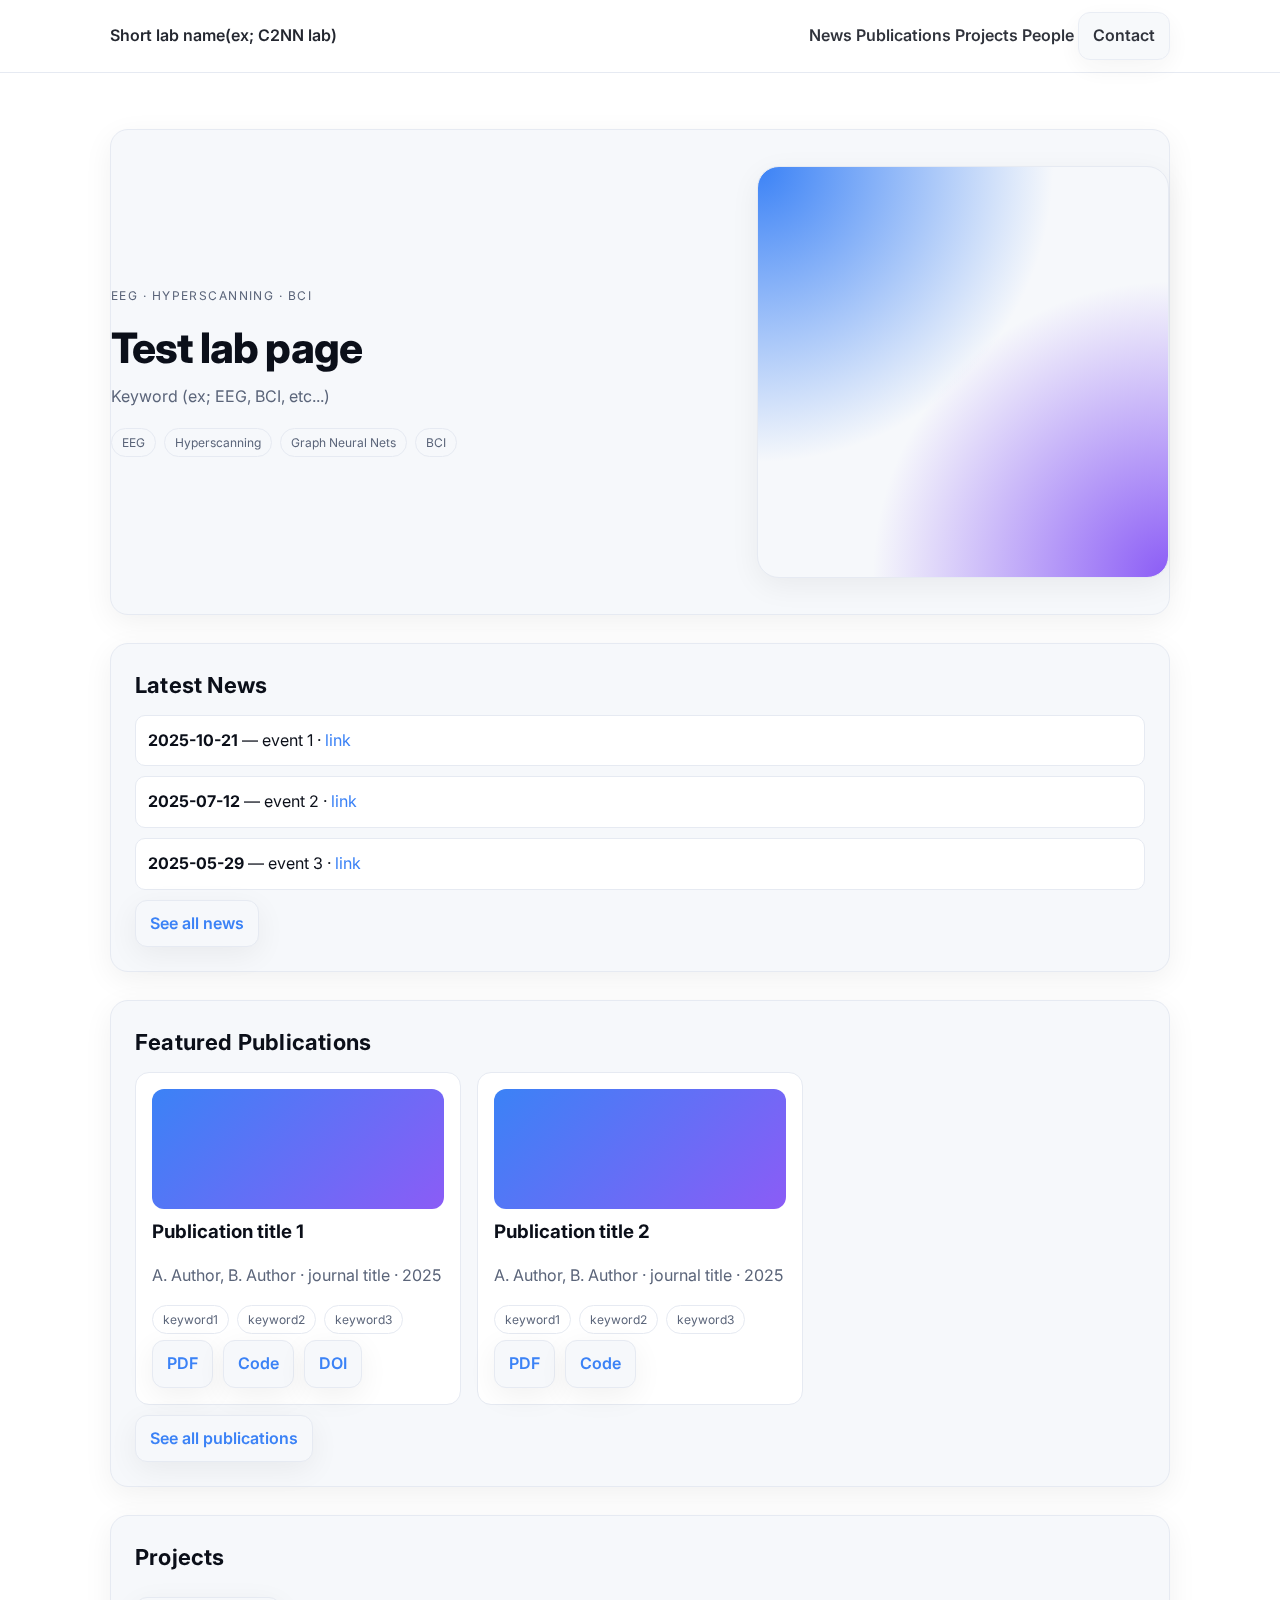
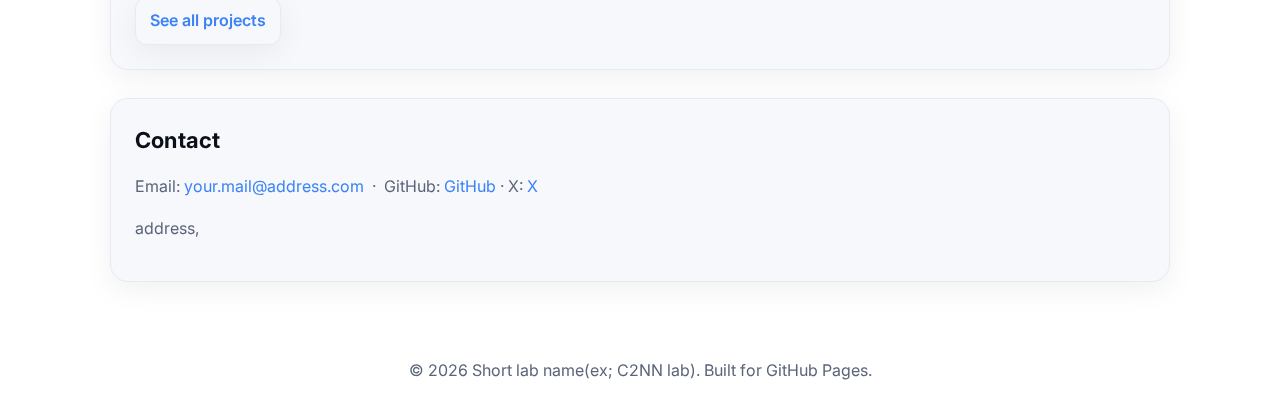
<file: index.html>
<!doctype html>
<html lang="ko">
<head>
  <meta charset="utf-8">
  <meta name="viewport" content="width=device-width, initial-scale=1">
  <title>Lab</title>
  <meta name="description" content="A clean lab website template for GitHub Pages.">
  <link rel="preconnect" href="https://fonts.gstatic.com" crossorigin>
  <link href="https://fonts.googleapis.com/css2?family=Inter:wght@300;400;600;800&display=swap" rel="stylesheet">
  <link rel="stylesheet" href="assets/style.css">
</head>
<body>


<header>
  <nav class="nav">
    <div class="left">
      <a class="brand" href="index.html">Lab</a>
    </div>
    <div class="right">
      <a href="news.html">News</a>
      <a href="publications.html">Publications</a>
      <a href="projects.html">Projects</a>
      <a href="people.html">People</a>
      <a class="btn" href="#contact">Contact</a>
    </div>
  </nav>
</header>

  <main class="wrap" id="top" data-page="home">
    <section class="hero">
      <div>
        <p class="kicker">EEG · Hyperscanning · BCI </p>
        <h1 class="title" id="site-title">Your Lab</h1>
        <p class="muted" id="site-tagline">Tagline goes here</p>
        <div class="tag-row" style="margin-top:8px">
          <span class="chip">EEG</span><span class="chip">Hyperscanning</span><span class="chip">Graph Neural Nets</span><span class="chip">BCI</span>
        </div>
      </div>
      <div class="avatar" aria-hidden="true"></div>
    </section>

    <section id="news-preview">
      <h2>Latest News</h2>
      <div class="list" data-bind="news-preview"></div>
      <a class="btn" href="news.html" style="margin-top:10px">See all news</a>
    </section>

    <section id="pubs-preview">
      <h2>Featured Publications</h2>
      <div class="grid" data-bind="pubs-featured"></div>
      <a class="btn" href="publications.html" style="margin-top:10px">See all publications</a>
    </section>

    <section id="projects-preview">
      <h2>Projects</h2>
      <div class="grid" data-bind="projects-preview"></div>
      <a class="btn" href="projects.html" style="margin-top:10px">See all projects</a>
    </section>

    <section id="contact">
      <h2>Contact</h2>
      <p class="muted">Email: <a id="site-email" href="#"></a> &nbsp;·&nbsp; GitHub: <a id="site-github" href="#" target="_blank" rel="noopener">GitHub</a> · X: <a id="site-x" href="#" target="_blank" rel="noopener">X</a></p>
      <p class="muted" id="site-address"></p>
    </section>
  </main>

<footer class="footer">
  <div>© <span id="year"></span> <span class="brand-name">Lab</span>. Built for GitHub Pages.</div>
</footer>


  <script src="assets/lab.js"></script>
</body>
</html>
</file>
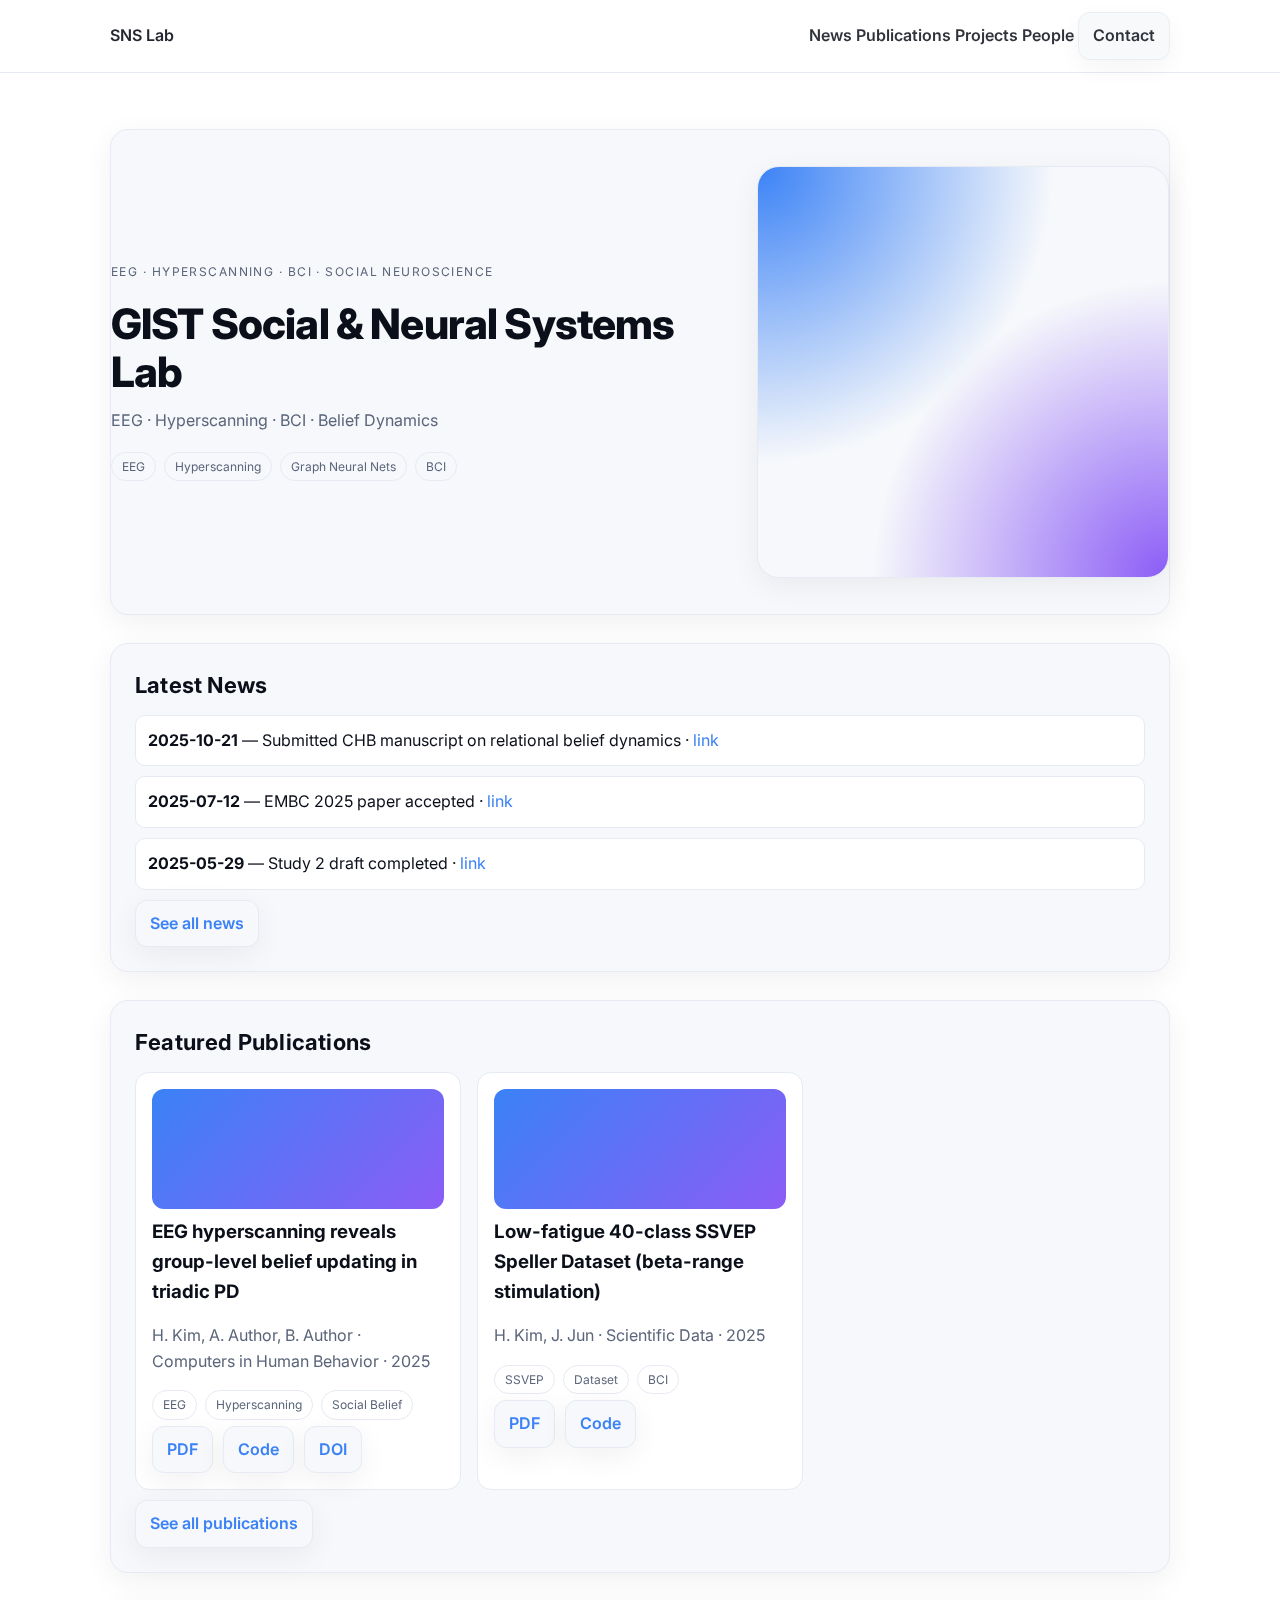
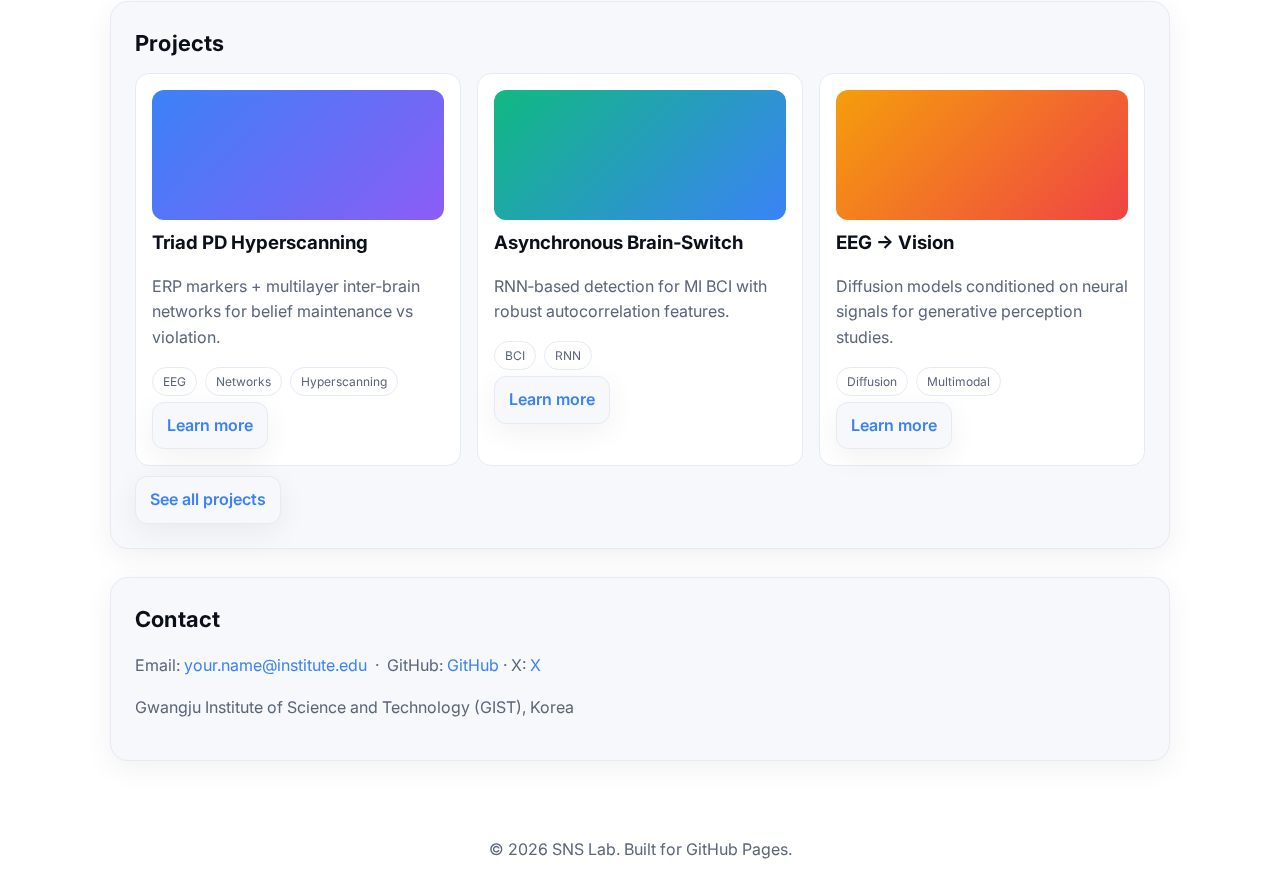
<file: lab-site/index.html>
<!doctype html>
<html lang="ko">
<head>
  <meta charset="utf-8">
  <meta name="viewport" content="width=device-width, initial-scale=1">
  <title>Lab</title>
  <meta name="description" content="A clean lab website template for GitHub Pages.">
  <link rel="preconnect" href="https://fonts.gstatic.com" crossorigin>
  <link href="https://fonts.googleapis.com/css2?family=Inter:wght@300;400;600;800&display=swap" rel="stylesheet">
  <link rel="stylesheet" href="assets/style.css">
</head>
<body>


<header>
  <nav class="nav">
    <div class="left">
      <a class="brand" href="index.html">Lab</a>
    </div>
    <div class="right">
      <a href="news.html">News</a>
      <a href="publications.html">Publications</a>
      <a href="projects.html">Projects</a>
      <a href="people.html">People</a>
      <a class="btn" href="#contact">Contact</a>
    </div>
  </nav>
</header>

  <main class="wrap" id="top" data-page="home">
    <section class="hero">
      <div>
        <p class="kicker">EEG · Hyperscanning · BCI · Social Neuroscience</p>
        <h1 class="title" id="site-title">Your Lab</h1>
        <p class="muted" id="site-tagline">Tagline goes here</p>
        <div class="tag-row" style="margin-top:8px">
          <span class="chip">EEG</span><span class="chip">Hyperscanning</span><span class="chip">Graph Neural Nets</span><span class="chip">BCI</span>
        </div>
      </div>
      <div class="avatar" aria-hidden="true"></div>
    </section>

    <section id="news-preview">
      <h2>Latest News</h2>
      <div class="list" data-bind="news-preview"></div>
      <a class="btn" href="news.html" style="margin-top:10px">See all news</a>
    </section>

    <section id="pubs-preview">
      <h2>Featured Publications</h2>
      <div class="grid" data-bind="pubs-featured"></div>
      <a class="btn" href="publications.html" style="margin-top:10px">See all publications</a>
    </section>

    <section id="projects-preview">
      <h2>Projects</h2>
      <div class="grid" data-bind="projects-preview"></div>
      <a class="btn" href="projects.html" style="margin-top:10px">See all projects</a>
    </section>

    <section id="contact">
      <h2>Contact</h2>
      <p class="muted">Email: <a id="site-email" href="#"></a> &nbsp;·&nbsp; GitHub: <a id="site-github" href="#" target="_blank" rel="noopener">GitHub</a> · X: <a id="site-x" href="#" target="_blank" rel="noopener">X</a></p>
      <p class="muted" id="site-address"></p>
    </section>
  </main>

<footer class="footer">
  <div>© <span id="year"></span> <span class="brand-name">Lab</span>. Built for GitHub Pages.</div>
</footer>


  <script src="assets/lab.js"></script>
</body>
</html>
</file>
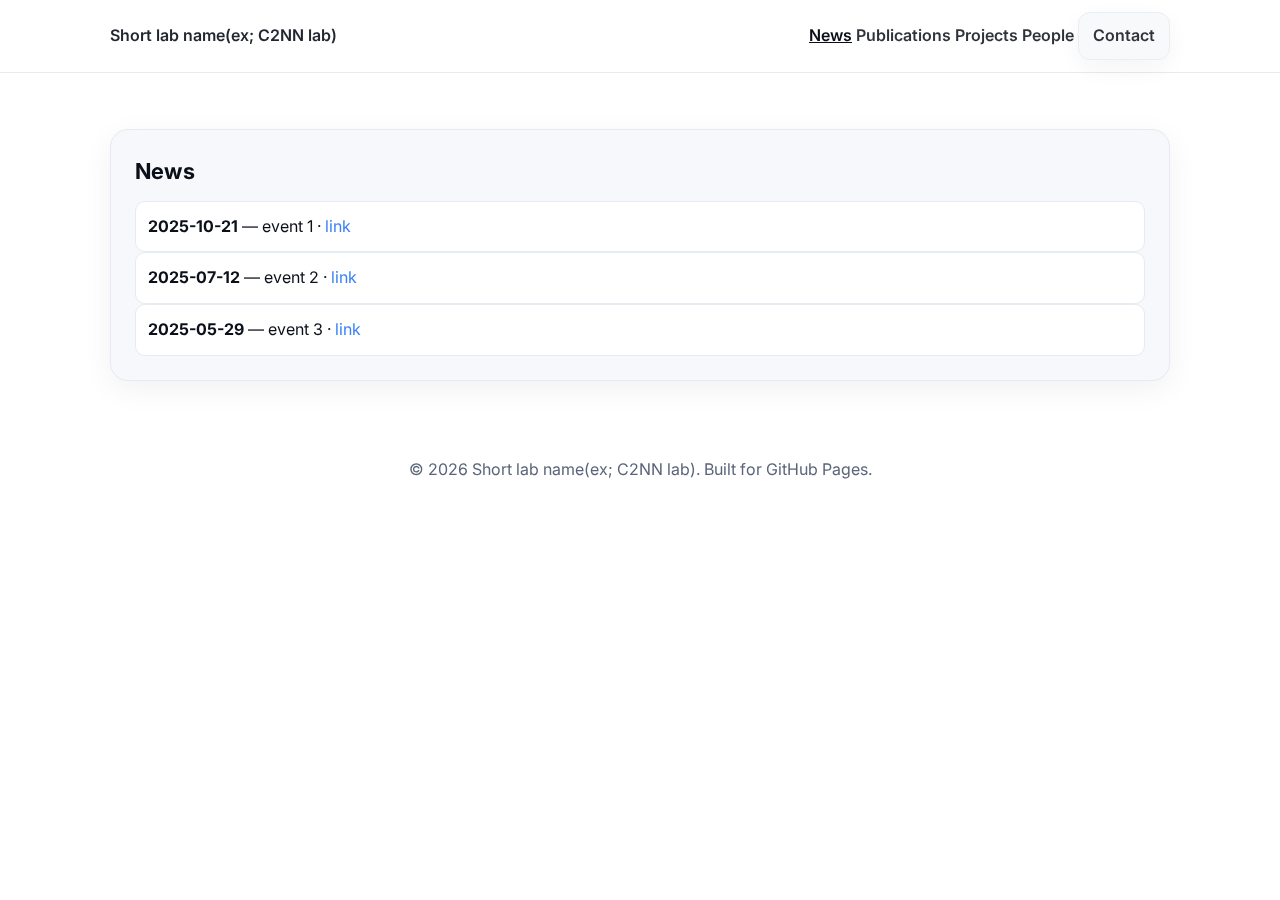
<file: news.html>
<!doctype html>
<html lang="ko">
<head>
  <meta charset="utf-8">
  <meta name="viewport" content="width=device-width, initial-scale=1">
  <title>Lab</title>
  <meta name="description" content="A clean lab website template for GitHub Pages.">
  <link rel="preconnect" href="https://fonts.gstatic.com" crossorigin>
  <link href="https://fonts.googleapis.com/css2?family=Inter:wght@300;400;600;800&display=swap" rel="stylesheet">
  <link rel="stylesheet" href="assets/style.css">
</head>
<body>


<header>
  <nav class="nav">
    <div class="left">
      <a class="brand" href="index.html">Lab</a>
    </div>
    <div class="right">
      <a href="news.html">News</a>
      <a href="publications.html">Publications</a>
      <a href="projects.html">Projects</a>
      <a href="people.html">People</a>
      <a class="btn" href="#contact">Contact</a>
    </div>
  </nav>
</header>

  <main class="wrap" data-page="news">
    <section>
      <h2>News</h2>
      <div class="news-list" id="news-list"></div>
    </section>
  </main>

<footer class="footer">
  <div>© <span id="year"></span> <span class="brand-name">Lab</span>. Built for GitHub Pages.</div>
</footer>


  <script src="assets/lab.js"></script>
</body>
</html>
</file>
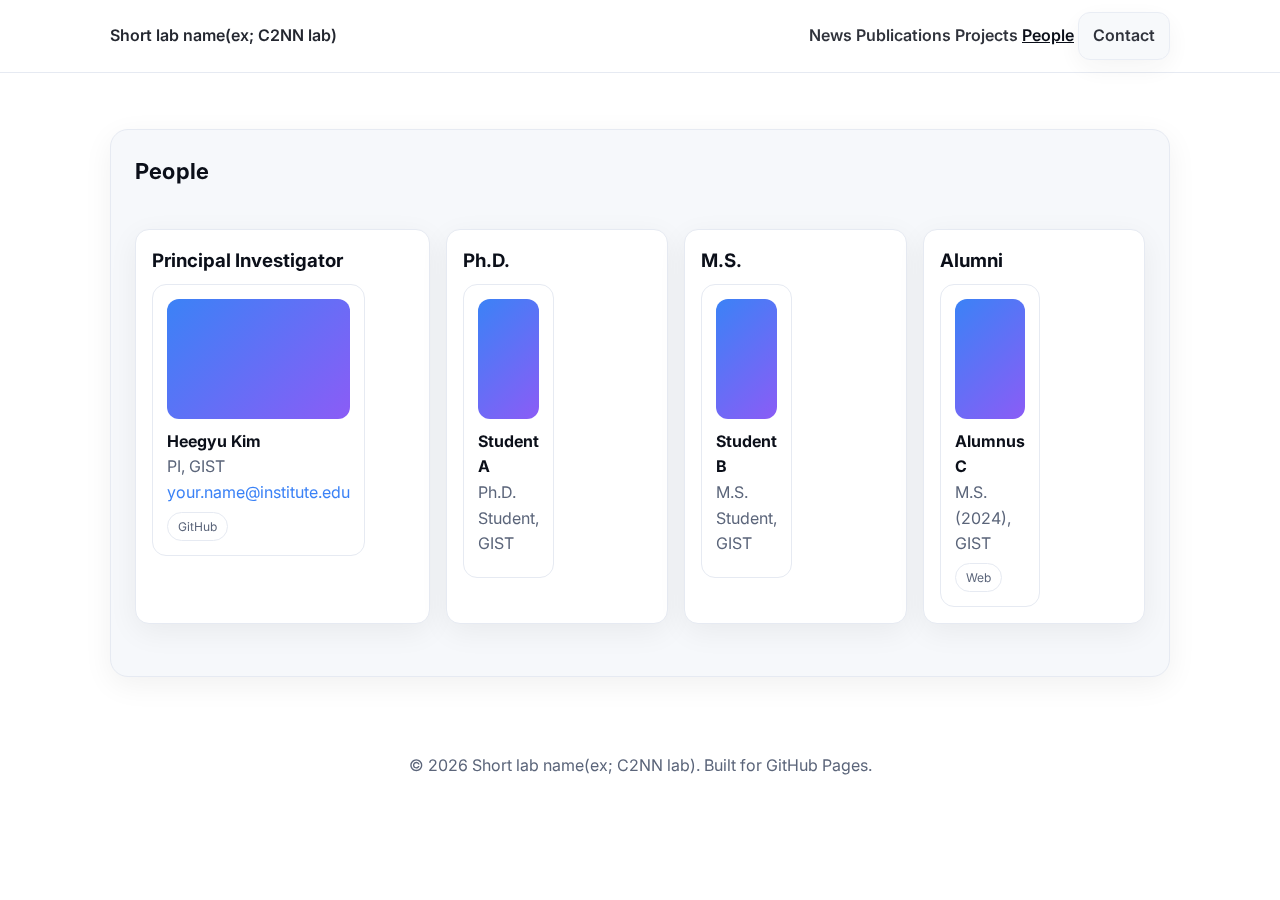
<file: people.html>
<!doctype html>
<html lang="ko">
<head>
  <meta charset="utf-8">
  <meta name="viewport" content="width=device-width, initial-scale=1">
  <title>Lab</title>
  <meta name="description" content="A clean lab website template for GitHub Pages.">
  <link rel="preconnect" href="https://fonts.gstatic.com" crossorigin>
  <link href="https://fonts.googleapis.com/css2?family=Inter:wght@300;400;600;800&display=swap" rel="stylesheet">
  <link rel="stylesheet" href="assets/style.css">
</head>
<body>


<header>
  <nav class="nav">
    <div class="left">
      <a class="brand" href="index.html">Lab</a>
    </div>
    <div class="right">
      <a href="news.html">News</a>
      <a href="publications.html">Publications</a>
      <a href="projects.html">Projects</a>
      <a href="people.html">People</a>
      <a class="btn" href="#contact">Contact</a>
    </div>
  </nav>
</header>

  <main class="wrap" data-page="people">
    <section>
      <h2>People</h2>
      <div class="people" id="people-grid"></div>
    </section>
  </main>

<footer class="footer">
  <div>© <span id="year"></span> <span class="brand-name">Lab</span>. Built for GitHub Pages.</div>
</footer>


  <script src="assets/lab.js"></script>
</body>
</html>
</file>
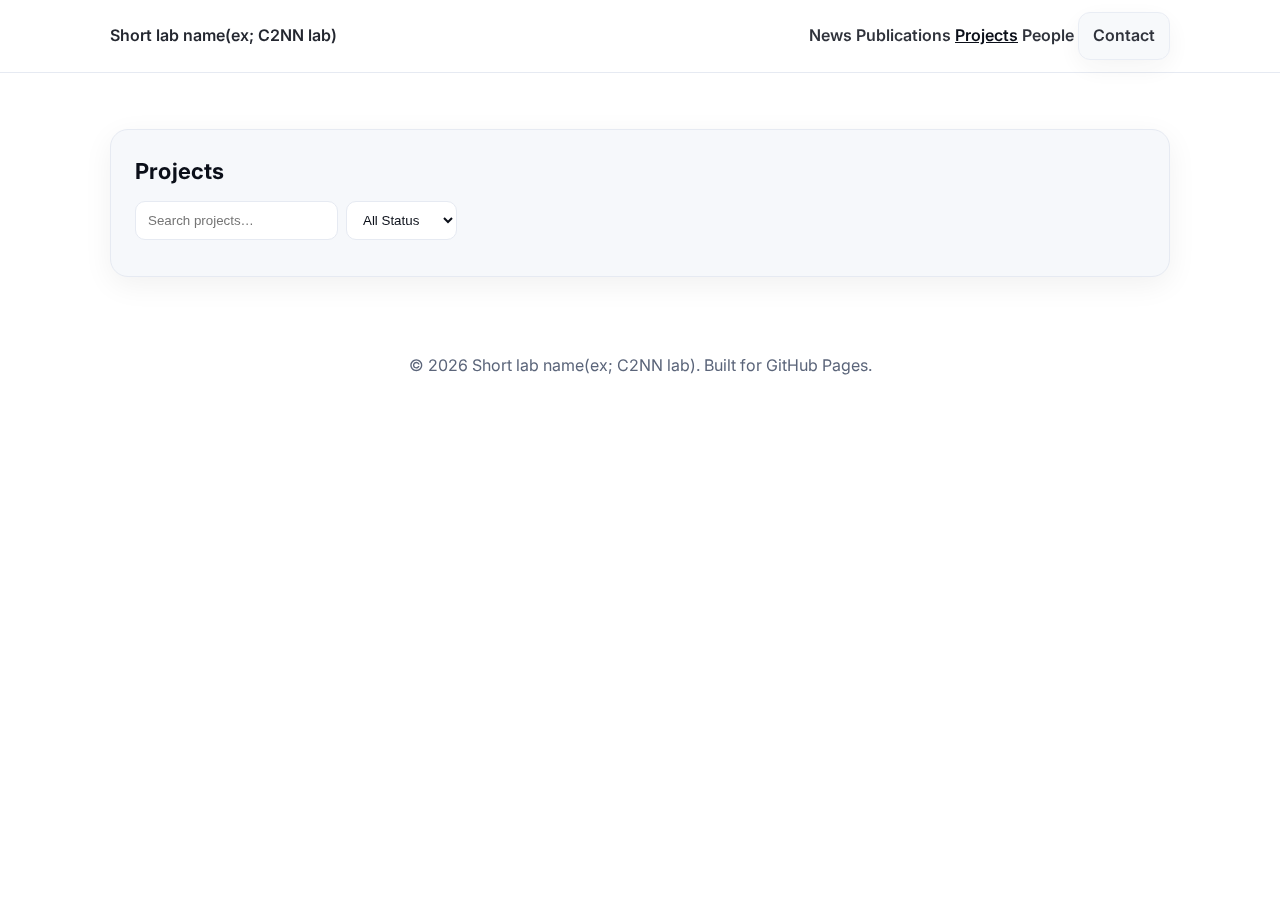
<file: projects.html>
<!doctype html>
<html lang="ko">
<head>
  <meta charset="utf-8">
  <meta name="viewport" content="width=device-width, initial-scale=1">
  <title>Lab</title>
  <meta name="description" content="A clean lab website template for GitHub Pages.">
  <link rel="preconnect" href="https://fonts.gstatic.com" crossorigin>
  <link href="https://fonts.googleapis.com/css2?family=Inter:wght@300;400;600;800&display=swap" rel="stylesheet">
  <link rel="stylesheet" href="assets/style.css">
</head>
<body>


<header>
  <nav class="nav">
    <div class="left">
      <a class="brand" href="index.html">Lab</a>
    </div>
    <div class="right">
      <a href="news.html">News</a>
      <a href="publications.html">Publications</a>
      <a href="projects.html">Projects</a>
      <a href="people.html">People</a>
      <a class="btn" href="#contact">Contact</a>
    </div>
  </nav>
</header>

  <main class="wrap" data-page="projects">
    <section>
      <h2>Projects</h2>
      <div class="filters">
        <input id="pq" type="search" placeholder="Search projects…" aria-label="Search projects">
        <select id="pstatus"><option value="">All Status</option><option value="active">Active</option><option value="completed">Completed</option></select>
      </div>
      <div class="grid" id="projects-grid"></div>
    </section>
  </main>

<footer class="footer">
  <div>© <span id="year"></span> <span class="brand-name">Lab</span>. Built for GitHub Pages.</div>
</footer>


  <script src="assets/lab.js"></script>
</body>
</html>
</file>
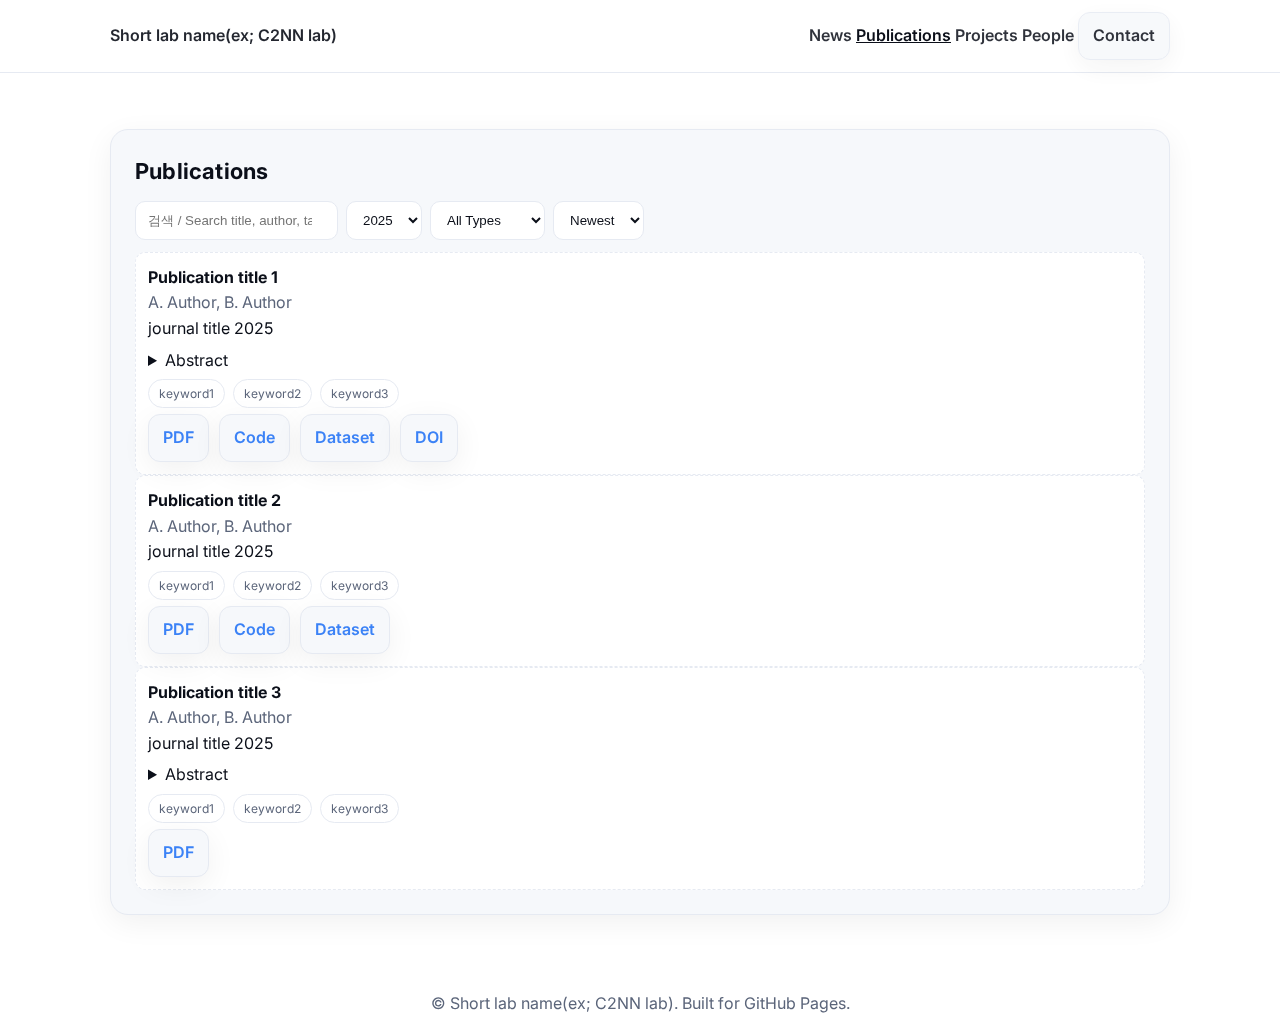
<file: publications.html>
<!doctype html>
<html lang="ko">
<head>
  <meta charset="utf-8">
  <meta name="viewport" content="width=device-width, initial-scale=1">
  <title>Lab</title>
  <meta name="description" content="A clean lab website template for GitHub Pages.">
  <link rel="preconnect" href="https://fonts.gstatic.com" crossorigin>
  <link href="https://fonts.googleapis.com/css2?family=Inter:wght@300;400;600;800&display=swap" rel="stylesheet">
  <link rel="stylesheet" href="assets/style.css">
</head>
<body>


<header>
  <nav class="nav">
    <div class="left">
      <a class="brand" href="index.html">Lab</a>
    </div>
    <div class="right">
      <a href="news.html">News</a>
      <a href="publications.html">Publications</a>
      <a href="projects.html">Projects</a>
      <a href="people.html">People</a>
      <a class="btn" href="#contact">Contact</a>
    </div>
  </nav>
</header>

  <main class="wrap" data-page="publications">
    <section>
      <h2>Publications</h2>
      <div class="filters">
        <input id="q" type="search" placeholder="검색 / Search title, author, tag…" aria-label="Search">
        <select id="year"><option value="">All Years</option></select>
        <select id="ptype">
          <option value="">All Types</option>
          <option value="journal">Journal</option>
          <option value="conference">Conference</option>
          <option value="preprint">Preprint</option>
          <option value="dataset">Dataset</option>
        </select>
        <select id="sort">
          <option value="year_desc">Newest</option>
          <option value="year_asc">Oldest</option>
          <option value="alpha">A→Z</option>
        </select>
      </div>
      <div class="pub-list" id="pub-list"></div>
    </section>
  </main>

<footer class="footer">
  <div>© <span id="year"></span> <span class="brand-name">Lab</span>. Built for GitHub Pages.</div>
</footer>


  <script src="assets/lab.js"></script>
</body>
</html>
</file>
<file: assets/style.css>
:root{
  --bg:#ffffff;
  --fg:#0b0f19;
  --muted:#5b657a;
  --card:#f6f8fb;
  --line:#e6eaf2;
  --accent:#3b82f6;
  --accent-2:#8b5cf6;
  --radius:18px;
  --shadow:0 8px 30px rgba(2,6,23,.06);
  --maxw:1100px;
}
@media (prefers-color-scheme: dark){
  :root{
    --bg:#0b0f19;
    --fg:#e8eefc;
    --muted:#a9b2c7;
    --card:#121827;
    --line:#1d2435;
    --shadow:0 8px 30px rgba(0,0,0,.35);
  }
}
*{box-sizing:border-box}
html,body{margin:0;padding:0;background:var(--bg);color:var(--fg);font-family:Inter,system-ui,-apple-system,Segoe UI,Roboto,Arial,sans-serif;line-height:1.6}
a{color:var(--accent);text-decoration:none}
a:hover{text-decoration:underline}
.wrap{max-width:var(--maxw);margin:0 auto;padding:28px 20px}
header{position:sticky;top:0;background:color-mix(in srgb, var(--bg) 85%, transparent);backdrop-filter:saturate(180%) blur(8px);z-index:10;border-bottom:1px solid var(--line)}
.nav{display:flex;gap:18px;align-items:center;justify-content:space-between;max-width:var(--maxw);margin:0 auto;padding:12px 20px}
.nav a{font-weight:600;color:var(--fg);opacity:.9}
.nav .right a{opacity:.85}
.btn{display:inline-flex;align-items:center;gap:8px;border:1px solid var(--line);background:var(--card);padding:10px 14px;border-radius:12px;font-weight:600;box-shadow:var(--shadow)}
.btn:hover{transform:translateY(-1px);transition:transform .15s ease}
.hero{display:grid;grid-template-columns:1.2fr .8fr;gap:28px;align-items:center;padding:36px 0}
.hero .title{font-size:42px;line-height:1.15;margin:0 0 12px 0;font-weight:800;letter-spacing:-.02em}
.hero p{margin:0 0 18px 0;color:var(--muted)}
.avatar{width:100%;aspect-ratio:1/1;border-radius:22px;background:
  radial-gradient(120% 120% at 0% 0%, var(--accent) 0%, transparent 60%),
  radial-gradient(120% 120% at 100% 100%, var(--accent-2) 0%, transparent 60%),
  var(--card);
  border:1px solid var(--line);
  box-shadow:var(--shadow);
}
.grid{display:grid;gap:16px;grid-template-columns:repeat(3,1fr)}
@media (max-width:900px){.hero{grid-template-columns:1fr}.grid{grid-template-columns:1fr 1fr}}
@media (max-width:620px){.grid{grid-template-columns:1fr} .hero .title{font-size:32px}}
section{margin:28px 0;padding:24px;border:1px solid var(--line);border-radius:var(--radius);background:var(--card);box-shadow:var(--shadow)}
h2{margin:0 0 12px 0;font-size:22px;letter-spacing:.2px}
.muted{color:var(--muted)}
.card{padding:16px;border:1px solid var(--line);border-radius:14px;background:var(--bg)}
.projects .card{display:flex;flex-direction:column;gap:10px}
.chip{display:inline-block;padding:4px 10px;border-radius:999px;border:1px solid var(--line);font-size:12px;color:var(--muted)}
ul.clean{margin:0;padding-left:18px}
.footer{padding:20px 0;color:var(--muted);text-align:center}
.kicker{font-size:12px;letter-spacing:.12em;text-transform:uppercase;color:var(--muted)}
.tag-row{display:flex;flex-wrap:wrap;gap:8px}
.pub-item{padding:12px;border:1px dashed var(--line);border-radius:10px;background:var(--bg)}
.people{display:grid;gap:16px;grid-template-columns:repeat(4,1fr)}
@media (max-width:900px){.people{grid-template-columns:repeat(2,1fr)}}
@media (max-width:620px){.people{grid-template-columns:1fr}}
.person{padding:14px;border:1px solid var(--line);border-radius:14px;background:var(--bg)}
.person .pic{height:120px;border-radius:12px;background:linear-gradient(135deg, var(--accent), var(--accent-2));margin-bottom:10px}
.inline-code{font-family:ui-monospace, SFMono-Regular, Menlo, Monaco, Consolas, "Liberation Mono", "Courier New", monospace;background:var(--bg);border:1px solid var(--line);padding:2px 6px;border-radius:6px}
.filters{display:flex;flex-wrap:wrap;gap:8px;margin-bottom:12px}
.filters input, .filters select{border:1px solid var(--line);background:var(--bg);color:var(--fg);padding:10px 12px;border-radius:10px}
.list{display:grid;gap:10px}
.news-card{padding:12px;border:1px solid var(--line);border-radius:10px;background:var(--bg)}
.badge{font-size:11px;padding:3px 8px;border-radius:999px;border:1px solid var(--line);color:var(--muted)}
.active-link{opacity:1 !important;text-decoration:underline}
</file>
<file: lab-site/assets/style.css>
:root{
  --bg:#ffffff;
  --fg:#0b0f19;
  --muted:#5b657a;
  --card:#f6f8fb;
  --line:#e6eaf2;
  --accent:#3b82f6;
  --accent-2:#8b5cf6;
  --radius:18px;
  --shadow:0 8px 30px rgba(2,6,23,.06);
  --maxw:1100px;
}
@media (prefers-color-scheme: dark){
  :root{
    --bg:#0b0f19;
    --fg:#e8eefc;
    --muted:#a9b2c7;
    --card:#121827;
    --line:#1d2435;
    --shadow:0 8px 30px rgba(0,0,0,.35);
  }
}
*{box-sizing:border-box}
html,body{margin:0;padding:0;background:var(--bg);color:var(--fg);font-family:Inter,system-ui,-apple-system,Segoe UI,Roboto,Arial,sans-serif;line-height:1.6}
a{color:var(--accent);text-decoration:none}
a:hover{text-decoration:underline}
.wrap{max-width:var(--maxw);margin:0 auto;padding:28px 20px}
header{position:sticky;top:0;background:color-mix(in srgb, var(--bg) 85%, transparent);backdrop-filter:saturate(180%) blur(8px);z-index:10;border-bottom:1px solid var(--line)}
.nav{display:flex;gap:18px;align-items:center;justify-content:space-between;max-width:var(--maxw);margin:0 auto;padding:12px 20px}
.nav a{font-weight:600;color:var(--fg);opacity:.9}
.nav .right a{opacity:.85}
.btn{display:inline-flex;align-items:center;gap:8px;border:1px solid var(--line);background:var(--card);padding:10px 14px;border-radius:12px;font-weight:600;box-shadow:var(--shadow)}
.btn:hover{transform:translateY(-1px);transition:transform .15s ease}
.hero{display:grid;grid-template-columns:1.2fr .8fr;gap:28px;align-items:center;padding:36px 0}
.hero .title{font-size:42px;line-height:1.15;margin:0 0 12px 0;font-weight:800;letter-spacing:-.02em}
.hero p{margin:0 0 18px 0;color:var(--muted)}
.avatar{width:100%;aspect-ratio:1/1;border-radius:22px;background:
  radial-gradient(120% 120% at 0% 0%, var(--accent) 0%, transparent 60%),
  radial-gradient(120% 120% at 100% 100%, var(--accent-2) 0%, transparent 60%),
  var(--card);
  border:1px solid var(--line);
  box-shadow:var(--shadow);
}
.grid{display:grid;gap:16px;grid-template-columns:repeat(3,1fr)}
@media (max-width:900px){.hero{grid-template-columns:1fr}.grid{grid-template-columns:1fr 1fr}}
@media (max-width:620px){.grid{grid-template-columns:1fr} .hero .title{font-size:32px}}
section{margin:28px 0;padding:24px;border:1px solid var(--line);border-radius:var(--radius);background:var(--card);box-shadow:var(--shadow)}
h2{margin:0 0 12px 0;font-size:22px;letter-spacing:.2px}
.muted{color:var(--muted)}
.card{padding:16px;border:1px solid var(--line);border-radius:14px;background:var(--bg)}
.projects .card{display:flex;flex-direction:column;gap:10px}
.chip{display:inline-block;padding:4px 10px;border-radius:999px;border:1px solid var(--line);font-size:12px;color:var(--muted)}
ul.clean{margin:0;padding-left:18px}
.footer{padding:20px 0;color:var(--muted);text-align:center}
.kicker{font-size:12px;letter-spacing:.12em;text-transform:uppercase;color:var(--muted)}
.tag-row{display:flex;flex-wrap:wrap;gap:8px}
.pub-item{padding:12px;border:1px dashed var(--line);border-radius:10px;background:var(--bg)}
.people{display:grid;gap:16px;grid-template-columns:repeat(4,1fr)}
@media (max-width:900px){.people{grid-template-columns:repeat(2,1fr)}}
@media (max-width:620px){.people{grid-template-columns:1fr}}
.person{padding:14px;border:1px solid var(--line);border-radius:14px;background:var(--bg)}
.person .pic{height:120px;border-radius:12px;background:linear-gradient(135deg, var(--accent), var(--accent-2));margin-bottom:10px}
.inline-code{font-family:ui-monospace, SFMono-Regular, Menlo, Monaco, Consolas, "Liberation Mono", "Courier New", monospace;background:var(--bg);border:1px solid var(--line);padding:2px 6px;border-radius:6px}
.filters{display:flex;flex-wrap:wrap;gap:8px;margin-bottom:12px}
.filters input, .filters select{border:1px solid var(--line);background:var(--bg);color:var(--fg);padding:10px 12px;border-radius:10px}
.list{display:grid;gap:10px}
.news-card{padding:12px;border:1px solid var(--line);border-radius:10px;background:var(--bg)}
.badge{font-size:11px;padding:3px 8px;border-radius:999px;border:1px solid var(--line);color:var(--muted)}
.active-link{opacity:1 !important;text-decoration:underline}
</file>
